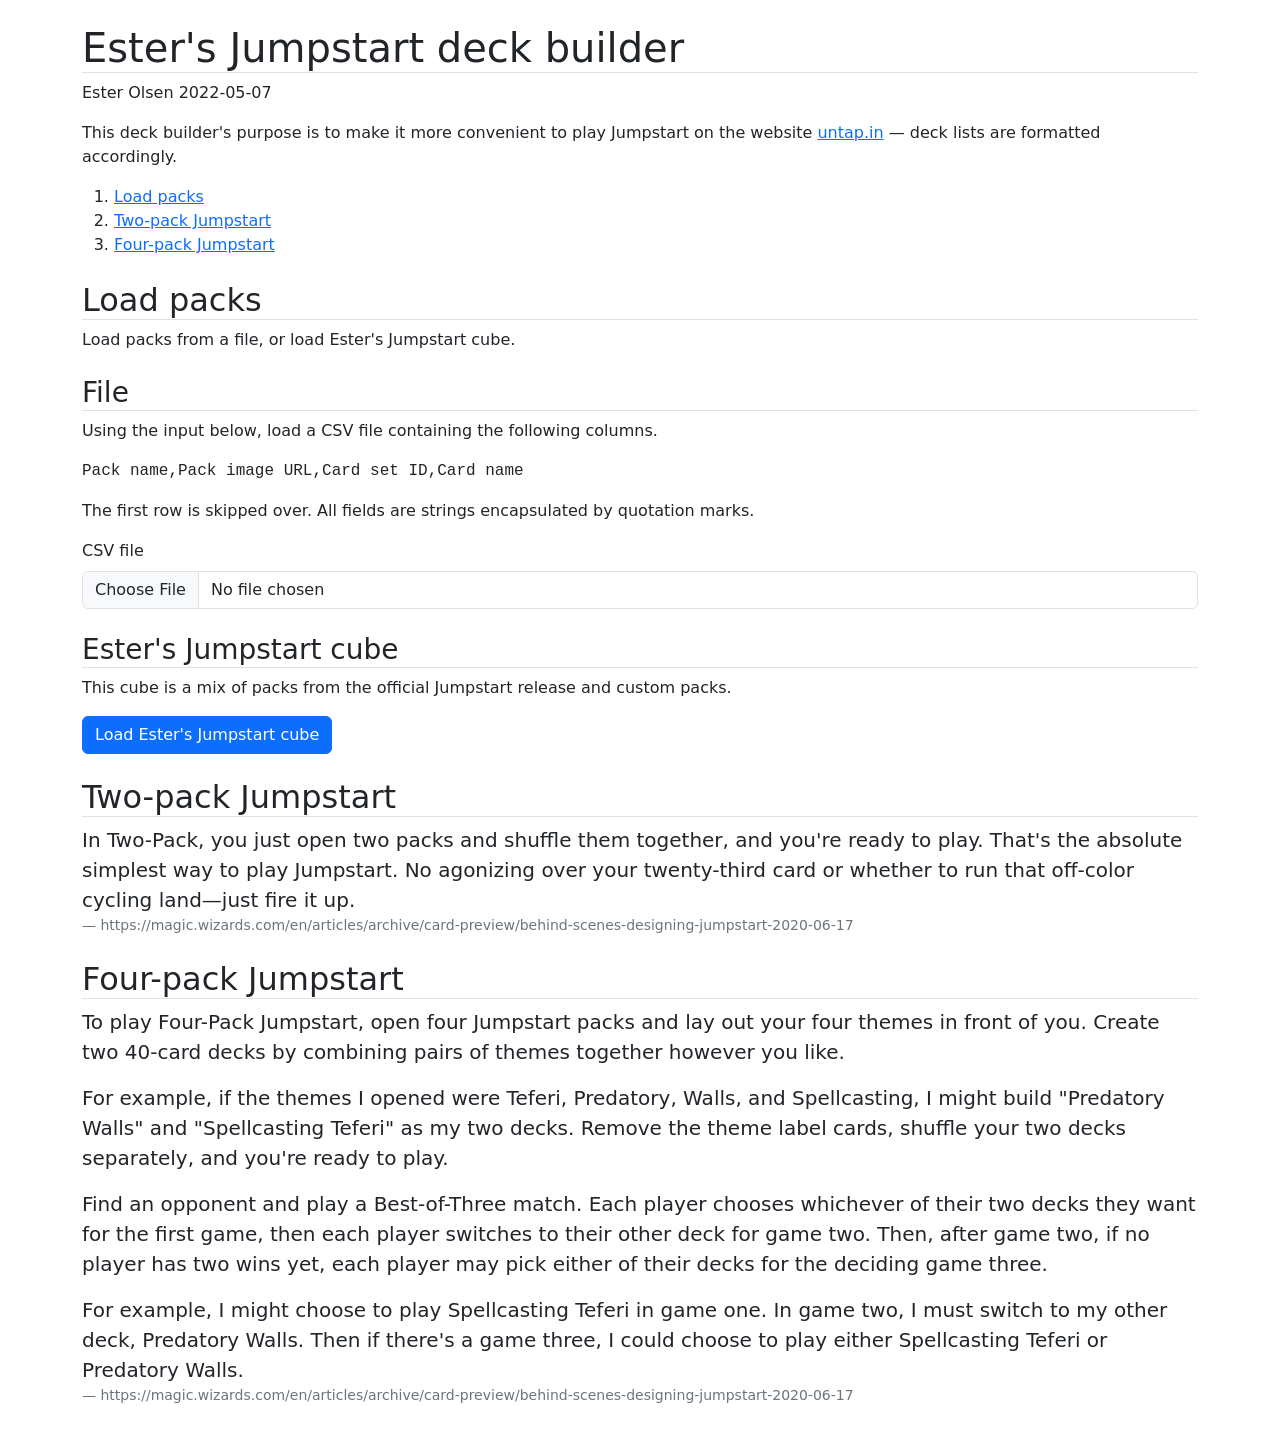
<file: index.html>
<!DOCTYPE html>
<html lang="en">
<head>
    <meta charset="UTF-8">
    <meta http-equiv="X-UA-Compatible" content="IE=edge">
    <meta name="viewport" content="width=device-width, initial-scale=1.0">
    <title>Ester's Jumpstart deck builder</title>
    <link href="https://cdn.jsdelivr.net/npm/bootstrap@5.1.3/dist/css/bootstrap.min.css" rel="stylesheet" integrity="sha384-1BmE4kWBq78iYhFldvKuhfTAU6auU8tT94WrHftjDbrCEXSU1oBoqyl2QvZ6jIW3" crossorigin="anonymous">
</head>
<body class="container pb-4">
    <h1 class="border-bottom mt-4">Ester's Jumpstart deck builder</h1>
    <p>Ester Olsen 2022-05-07</p>
    <p>This deck builder's purpose is to make it more convenient to play Jumpstart on the website <a href="https://untap.in/">untap.in</a> — deck lists are formatted accordingly.</p>
    <ol>
        <li><a href="#load-packs">Load packs</a></li>
        <li><a href="#two-pack">Two-pack Jumpstart</a></li>
        <li><a href="#four-pack">Four-pack Jumpstart</a></li>
    </ol>
    <h2 id="load-packs" class="border-bottom mt-4">Load packs</h2>
    <p>Load packs from a file, or load Ester's Jumpstart cube.</p>
    <div id="load-file">
        <h3 class="border-bottom mt-4">File</h3>
        <p>Using the input below, load a CSV file containing the following columns.</p>
        <p class="font-monospace">Pack name,Pack image URL,Card set ID,Card name</p>
        <p>The first row is skipped over. All fields are strings encapsulated by quotation marks.</p>
        <div>
            <label for="file-input" class="form-label">CSV file</label>
            <input type="file" id="file-input" class="form-control mb-3" />
        </div>
    </div>
    <div id="load-esters-cube">
        <h3 class="border-bottom mt-4">Ester's Jumpstart cube</h3>
        <p>This cube is a mix of packs from the official Jumpstart release and custom packs.</p>
        <p><button type="button" id="esters-cube-button" class="btn btn-primary">Load Ester's Jumpstart cube</button></p>
    </div>
    <div id="two-pack">
        <h2 class="border-bottom mt-4">Two-pack Jumpstart</h2>
        <figure>
            <blockquote cite="https://magic.wizards.com/en/articles/archive/card-preview/behind-scenes-designing-jumpstart-2020-06-17" class="blockquote">
                <p>In Two-Pack, you just open two packs and shuffle them together, and you're ready to play. That's the absolute simplest way to play Jumpstart. No agonizing over your twenty-third card or whether to run that off-color cycling land—just fire it up.</p>
            </blockquote>
            <figcaption class="blockquote-footer">https://magic.wizards.com/en/articles/archive/card-preview/behind-scenes-designing-jumpstart-2020-06-17</figcaption>
        </figure>
    </div>
    <div id="four-pack">
        <h2 class="border-bottom mt-4">Four-pack Jumpstart</h2>
        <figure>
            <blockquote cite="https://magic.wizards.com/en/articles/archive/card-preview/behind-scenes-designing-jumpstart-2020-06-17" class="blockquote">
                <p>To play Four-Pack Jumpstart, open four Jumpstart packs and lay out your four themes in front of you. Create two 40-card decks by combining pairs of themes together however you like.</p>
                <p>For example, if the themes I opened were Teferi, Predatory, Walls, and Spellcasting, I might build "Predatory Walls" and "Spellcasting Teferi" as my two decks. Remove the theme label cards, shuffle your two decks separately, and you're ready to play.</p>
                <p>Find an opponent and play a Best-of-Three match. Each player chooses whichever of their two decks they want for the first game, then each player switches to their other deck for game two. Then, after game two, if no player has two wins yet, each player may pick either of their decks for the deciding game three.</p>
                <p>For example, I might choose to play Spellcasting Teferi in game one. In game two, I must switch to my other deck, Predatory Walls. Then if there's a game three, I could choose to play either Spellcasting Teferi or Predatory Walls.</p>
            </blockquote>
            <figcaption class="blockquote-footer">https://magic.wizards.com/en/articles/archive/card-preview/behind-scenes-designing-jumpstart-2020-06-17</figcaption>
        </figure>
    </div>
    <script src="https://cdn.jsdelivr.net/npm/bootstrap@5.1.3/dist/js/bootstrap.bundle.min.js" integrity="sha384-ka7Sk0Gln4gmtz2MlQnikT1wXgYsOg+OMhuP+IlRH9sENBO0LRn5q+8nbTov4+1p" crossorigin="anonymous"></script>
    <script>
        const estersCube = `Pack name,Pack image URL,Card set ID,Card name
"Dogs 1","https://static.wikia.nocookie.net/mtgsalvation_gamepedia/images/7/76/JMP_Dogs_pack_summary_card.jpg","jmp","Affa Guard Hound"
"Dogs 1","","jmp","Supply Runners"
"Dogs 1","","jmp","Cathar's Companion"
"Dogs 1","","jmp","Trusty Retriever"
"Dogs 1","","jmp","Pack Leader"
"Dogs 1","","jmp","Selfless Savior"
"Dogs 1","","jmp","Alpine Watchdog"
"Dogs 1","","jmp","Rambunctious Mutt"
"Dogs 1","","jmp","Release the Dogs"
"Dogs 1","","jmp","Secure the Scene"
"Dogs 1","","jmp","Feat of Resistance"
"Dogs 1","","jmp","Pacifism"
"Dogs 1","","jmp","Thriving Heath"
"Dogs 1","","jmp","Plains"
"Dogs 1","","jmp","Plains"
"Dogs 1","","jmp","Plains"
"Dogs 1","","jmp","Plains"
"Dogs 1","","jmp","Plains"
"Dogs 1","","jmp","Plains"
"Dogs 1","","jmp","Plains"
"Angels 1","https://static.wikia.nocookie.net/mtgsalvation_gamepedia/images/d/d2/JMP_Angels_pack_summary_card.jpg","jmp","Emancipation Angel"
"Angels 1","","jmp","Serra Angel"
"Angels 1","","jmp","Angelic Page"
"Angels 1","","jmp","Voice of the Provinces"
"Angels 1","","jmp","Baneslayer Angel"
"Angels 1","","jmp","Anointed Chorister"
"Angels 1","","jmp","Celestial Enforcer"
"Angels 1","","jmp","Angelic Edict"
"Angels 1","","jmp","Angelic Ascension"
"Angels 1","","jmp","Feat of Resistance"
"Angels 1","","jmp","Guardian Idol"
"Angels 1","","jmp","Scroll of Avacyn"
"Angels 1","","jmp","Thriving Heath"
"Angels 1","","jmp","Plains"
"Angels 1","","jmp","Plains"
"Angels 1","","jmp","Plains"
"Angels 1","","jmp","Plains"
"Angels 1","","jmp","Plains"
"Angels 1","","jmp","Plains"
"Angels 1","","jmp","Plains"
"Heavily Armored 2","https://static.wikia.nocookie.net/mtgsalvation_gamepedia/images/9/9b/JMP_Heavily_Armored_pack_summary_card.jpg","jmp","Patron of the Valiant"
"Heavily Armored 2","","jmp","Bulwark Giant"
"Heavily Armored 2","","jmp","Trusty Retriever"
"Heavily Armored 2","","jmp","Lightwalker"
"Heavily Armored 2","","jmp","Tempered Veteran"
"Heavily Armored 2","","jmp","Siege Striker"
"Heavily Armored 2","","jmp","Makeshift Battalion"
"Heavily Armored 2","","jmp","Basri's Acolyte"
"Heavily Armored 2","","jmp","Gird for Battle"
"Heavily Armored 2","","jmp","Secure the Scene"
"Heavily Armored 2","","jmp","Battlefield Promotion"
"Heavily Armored 2","","jmp","Cathars' Crusade"
"Heavily Armored 2","","jmp","Thriving Heath"
"Heavily Armored 2","","jmp","Plains"
"Heavily Armored 2","","jmp","Plains"
"Heavily Armored 2","","jmp","Plains"
"Heavily Armored 2","","jmp","Plains"
"Heavily Armored 2","","jmp","Plains"
"Heavily Armored 2","","jmp","Plains"
"Heavily Armored 2","","jmp","Plains"
"Enchanted 1","https://static.wikia.nocookie.net/mtgsalvation_gamepedia/images/5/59/JMP_Enchanted_pack_summary_card.jpg","jmp","Kor Spiritdancer"
"Enchanted 1", "", "jmp", "Blessed Spirits"
"Enchanted 1", "", "jmp", "Stone Haven Pilgrim"
"Enchanted 1", "", "jmp", "Trusty Retriever"
"Enchanted 1", "", "jmp", "Knight of the Tusk"
"Enchanted 1", "", "jmp", "Anointed Chorister"
"Enchanted 1", "", "jmp", "Face of Divinity"
"Enchanted 1", "", "jmp", "Knightly Valor"
"Enchanted 1", "", "jmp", "Forced Worship"
"Enchanted 1", "", "jmp", "Indomitable Will"
"Enchanted 1", "", "jmp", "Faith's Fetters"
"Enchanted 1", "", "jmp", "Dub"
"Enchanted 1", "", "jmp", "Thriving Heath"
"Enchanted 1", "", "jmp", "Plains"
"Enchanted 1", "", "jmp", "Plains"
"Enchanted 1", "", "jmp", "Plains"
"Enchanted 1", "", "jmp", "Plains"
"Enchanted 1", "", "jmp", "Plains"
"Enchanted 1", "", "jmp", "Plains"
"Enchanted 1", "", "jmp", "Plains"
"Spirits 1","https://static.wikia.nocookie.net/mtgsalvation_gamepedia/images/d/d5/JMP_Spirits_pack_summary_card.jpg","jmp","Battleground Geist"
"Spirits 1","","jmp","Departed Deckhand"
"Spirits 1","","jmp","Nebelgast Herald"
"Spirits 1","","jmp","Murmuring Phantasm"
"Spirits 1","","jmp","Shacklegeist"
"Spirits 1","","jmp","Roaming Ghostlight"
"Spirits 1","","jmp","Tome Anima"
"Spirits 1","","jmp","Winged Words"
"Spirits 1","","jmp","Essence Flux"
"Spirits 1","","jmp","Befuddle"
"Spirits 1","","jmp","Frost Breath"
"Spirits 1","","jmp","Capture Sphere"
"Spirits 1","","jmp","Thriving Isle"
"Spirits 1","","jmp","Island"
"Spirits 1","","jmp","Island"
"Spirits 1","","jmp","Island"
"Spirits 1","","jmp","Island"
"Spirits 1","","jmp","Island"
"Spirits 1","","jmp","Island"
"Spirits 1","","jmp","Island"
"Well-Read 1","https://static.wikia.nocookie.net/mtgsalvation_gamepedia/images/6/6d/JMP_Well-Read_pack_summary_card.jpg","jmp","Suspicious Bookcase"
"Well-Read 1","","jmp","Ormos, Archive Keeper"
"Well-Read 1","","jmp","Oneirophage"
"Well-Read 1","","jmp","Erratic Visionary"
"Well-Read 1","","jmp","Runed Servitor"
"Well-Read 1","","jmp","Tolarian Kraken"
"Well-Read 1","","jmp","Tome Anima"
"Well-Read 1","","jmp","Library Larcenist"
"Well-Read 1","","jmp","Opt"
"Well-Read 1","","jmp","Curiosity"
"Well-Read 1","","jmp","Narcolepsy"
"Well-Read 1","","jmp","Rousing Read"
"Well-Read 1","","jmp","Thriving Isle"
"Well-Read 1","","jmp","Island"
"Well-Read 1","","jmp","Island"
"Well-Read 1","","jmp","Island"
"Well-Read 1","","jmp","Island"
"Well-Read 1","","jmp","Island"
"Well-Read 1","","jmp","Island"
"Well-Read 1","","jmp","Island"
"Pirates 1","https://static.wikia.nocookie.net/mtgsalvation_gamepedia/images/9/9c/JMP_Pirates_pack_summary_card.jpg","jmp","Rishadan Airship"
"Pirates 1","","jmp","Corsair Captain"
"Pirates 1","","jmp","Departed Deckhand"
"Pirates 1","","jmp","Spectral Sailor"
"Pirates 1","","jmp","Kitesail Corsair"
"Pirates 1","","jmp","Prosperous Pirates"
"Pirates 1","","jmp","Sailor of Means"
"Pirates 1","","jmp","Chart a Course"
"Pirates 1","","jmp","Voyage's End"
"Pirates 1","","jmp","Pirate's Cutlass"
"Pirates 1","","jmp","Coastal Piracy"
"Pirates 1","","jmp","Waterknot"
"Pirates 1","","jmp","Thriving Isle"
"Pirates 1","","jmp","Island"
"Pirates 1","","jmp","Island"
"Pirates 1","","jmp","Island"
"Pirates 1","","jmp","Island"
"Pirates 1","","jmp","Island"
"Pirates 1","","jmp","Island"
"Pirates 1","","jmp","Island"
"Vampires 1","https://static.wikia.nocookie.net/mtgsalvation_gamepedia/images/a/a5/JMP_Vampires_pack_summary_card.jpg","jmp","Blood Artist"
"Vampires 1","","jmp","Bloodbond Vampire"
"Vampires 1","","jmp","Gifted Aetherborn"
"Vampires 1","","jmp","Kalastria Nightwatch"
"Vampires 1","","jmp","Nocturnal Feeder"
"Vampires 1","","jmp","Vito, Thorn of the Dusk Rose"
"Vampires 1","","jmp","Silversmote Ghoul"
"Vampires 1","","jmp","Gloom Sower"
"Vampires 1","","jmp","Agonizing Syphon"
"Vampires 1","","jmp","Sanguine Indulgence"
"Vampires 1","","jmp","Last Gasp"
"Vampires 1","","jmp","Eternal Thirst"
"Vampires 1","","jmp","Thriving Moor"
"Vampires 1","","jmp","Swamp"
"Vampires 1","","jmp","Swamp"
"Vampires 1","","jmp","Swamp"
"Vampires 1","","jmp","Swamp"
"Vampires 1","","jmp","Swamp"
"Vampires 1","","jmp","Swamp"
"Vampires 1","","jmp","Swamp"
"Reanimated 1","https://static.wikia.nocookie.net/mtgsalvation_gamepedia/images/a/ab/JMP_Reanimated_pack_summary_card.jpg","jmp","Mire Triton"
"Reanimated 1","","jmp","Cadaver Imp"
"Reanimated 1","","jmp","Crow of Dark Tidings"
"Reanimated 1","","jmp","Miasmic Mummy"
"Reanimated 1","","jmp","Tithebearer Giant"
"Reanimated 1","","jmp","Archfiend's Vessel"
"Reanimated 1","","jmp","Goremand"
"Reanimated 1","","jmp","Crypt Lurker"
"Reanimated 1","","jmp","Reanimate"
"Reanimated 1","","jmp","Funeral Rites"
"Reanimated 1","","jmp","Rise Again"
"Reanimated 1","","jmp","Eliminate"
"Reanimated 1","","jmp","Thriving Moor"
"Reanimated 1","","jmp","Swamp"
"Reanimated 1","","jmp","Swamp"
"Reanimated 1","","jmp","Swamp"
"Reanimated 1","","jmp","Swamp"
"Reanimated 1","","jmp","Swamp"
"Reanimated 1","","jmp","Swamp"
"Reanimated 1","","jmp","Swamp"
"Witchcraft 2","https://static.wikia.nocookie.net/mtgsalvation_gamepedia/images/1/13/JMP_Witchcraft_pack_summary_card.jpg","jmp","Tempting Witch"
"Witchcraft 2","","jmp","Bogbrew Witch"
"Witchcraft 2","","jmp","Witch of the Moors"
"Witchcraft 2","","jmp","Swarm of Bloodflies"
"Witchcraft 2","","jmp","Black Cat"
"Witchcraft 2","","jmp","Bloodhunter Bat"
"Witchcraft 2","","jmp","Festering Newt"
"Witchcraft 2","","jmp","Festering Newt"
"Witchcraft 2","","jmp","Blood Divination"
"Witchcraft 2","","jmp","Bake into a Pie"
"Witchcraft 2","","jmp","Last Gasp"
"Witchcraft 2","","jmp","Bubbling Cauldron"
"Witchcraft 2","","jmp","Thriving Moor"
"Witchcraft 2","","jmp","Swamp"
"Witchcraft 2","","jmp","Swamp"
"Witchcraft 2","","jmp","Swamp"
"Witchcraft 2","","jmp","Swamp"
"Witchcraft 2","","jmp","Swamp"
"Witchcraft 2","","jmp","Swamp"
"Witchcraft 2","","jmp","Swamp"
"Ester's Gorgons","ester's-gorgons-theme.png","jou","Pharika's Chosen"
"Ester's Gorgons","","khm","Elderfang Disciple"
"Ester's Gorgons","","thb","Pharika's Spawn"
"Ester's Gorgons","","thb","Venomous Hierophant"
"Ester's Gorgons","","cn2","Keepsake Gorgon"
"Ester's Gorgons","","m13","Xathrid Gorgon"
"Ester's Gorgons","","gtc","Killing Glare"
"Ester's Gorgons","","vow","Hero's Downfall"
"Ester's Gorgons","","ddm","Night's Whisper"
"Ester's Gorgons","","jou","Aspect of Gorgon"
"Ester's Gorgons","","grn","Pitiless Gorgon"
"Ester's Gorgons","","war","Vraska, Swarm's Eminence"
"Ester's Gorgons","","jmp","Thriving Moor"
"Ester's Gorgons","","jmp","Swamp"
"Ester's Gorgons","","jmp","Swamp"
"Ester's Gorgons","","jmp","Swamp"
"Ester's Gorgons","","jmp","Swamp"
"Ester's Gorgons","","jmp","Swamp"
"Ester's Gorgons","","jmp","Swamp"
"Ester's Gorgons","","jmp","Swamp"
"Dragons 1","https://static.wikia.nocookie.net/mtgsalvation_gamepedia/images/5/50/JMP_Dragons_pack_summary_card.jpg","jmp","Dragonloft Idol"
"Dragons 1","","jmp","Rapacious Dragon"
"Dragons 1","","jmp","Dragonspeaker Shaman"
"Dragons 1","","jmp","Dragon Hatchling"
"Dragons 1","","jmp","Lightning Shrieker"
"Dragons 1","","jmp","Terror of the Peaks"
"Dragons 1","","jmp","Hellkite Punisher"
"Dragons 1","","jmp","Bathe in Dragonfire"
"Dragons 1","","jmp","Dragon Fodder"
"Dragons 1","","jmp","Draconic Roar"
"Dragons 1","","jmp","Thrill of Possibility"
"Dragons 1","","jmp","Thriving Bluff"
"Dragons 1","","jmp","Mountain"
"Dragons 1","","jmp","Mountain"
"Dragons 1","","jmp","Mountain"
"Dragons 1","","jmp","Mountain"
"Dragons 1","","jmp","Mountain"
"Dragons 1","","jmp","Mountain"
"Dragons 1","","jmp","Mountain"
"Dragons 1","","jmp","Mountain"
"Lightning 2","https://static.wikia.nocookie.net/mtgsalvation_gamepedia/images/b/b2/JMP_Lightning_pack_summary_card.jpg","jmp","Ball Lightning"
"Lightning 2","","jmp","Lightning Phoenix"
"Lightning 2","","jmp","Living Lightning"
"Lightning 2","","jmp","Weaver of Lightning"
"Lightning 2","","jmp","Lightning Visionary"
"Lightning 2","","jmp","Lightning Visionary"
"Lightning 2","","jmp","Lightning Elemental"
"Lightning 2","","jmp","Lightning-Core Excavator"
"Lightning 2","","jmp","Chain Lightning"
"Lightning 2","","jmp","Lightning Axe"
"Lightning 2","","jmp","Riddle of Lightning"
"Lightning 2","","jmp","Lightning Diadem"
"Lightning 2","","jmp","Thriving Bluff"
"Lightning 2","","jmp","Mountain"
"Lightning 2","","jmp","Mountain"
"Lightning 2","","jmp","Mountain"
"Lightning 2","","jmp","Mountain"
"Lightning 2","","jmp","Mountain"
"Lightning 2","","jmp","Mountain"
"Lightning 2","","jmp","Mountain"
"Smashing 1","https://static.wikia.nocookie.net/mtgsalvation_gamepedia/images/7/7a/JMP_Smashing_pack_summary_card.jpg","jmp","Bloodrage Brawler"
"Smashing 1","","jmp","Flametongue Kavu"
"Smashing 1","","jmp","Borderland Marauder"
"Smashing 1","","jmp","Heartfire Immolator"
"Smashing 1","","jmp","Onakke Ogre"
"Smashing 1","","jmp","Turret Ogre"
"Smashing 1","","jmp","Bone Pit Brute"
"Smashing 1","","jmp","Volcanic Salvo"
"Smashing 1","","jmp","Fling"
"Smashing 1","","jmp","Unleash Fury"
"Smashing 1","","jmp","Shock"
"Smashing 1","","jmp","Furious Rise"
"Smashing 1","","jmp","Thriving Bluff"
"Smashing 1","","jmp","Mountain"
"Smashing 1","","jmp","Mountain"
"Smashing 1","","jmp","Mountain"
"Smashing 1","","jmp","Mountain"
"Smashing 1","","jmp","Mountain"
"Smashing 1","","jmp","Mountain"
"Smashing 1","","jmp","Mountain"
"Chandra","https://static.wikia.nocookie.net/mtgsalvation_gamepedia/images/b/b6/JMP_Chandra_pack_summary_card.jpg","jmp","Chandra, Heart of Fire"
"Chandra","","jmp","Pyroclastic Elemental"
"Chandra","","jmp","Young Pyromancer"
"Chandra","","jmp","Fanatical Firebrand"
"Chandra","","jmp","Chandra's Incinerator"
"Chandra","","jmp","Chandra's Pyreling"
"Chandra","","jmp","Chandra's Magmutt"
"Chandra","","jmp","Chandra's Magmutt"
"Chandra","","jmp","Flames of the Firebrand"
"Chandra","","jmp","Pillar of Flame"
"Chandra","","jmp","Hungry Flames"
"Chandra","","jmp","Thrill of Possibility"
"Chandra","","jmp","Thriving Bluff"
"Chandra","","jmp","Mountain"
"Chandra","","jmp","Mountain"
"Chandra","","jmp","Mountain"
"Chandra","","jmp","Mountain"
"Chandra","","jmp","Mountain"
"Chandra","","jmp","Mountain"
"Chandra","","jmp","Mountain"
"Cats 1","https://static.wikia.nocookie.net/mtgsalvation_gamepedia/images/a/a9/JMP_Cats_pack_summary_card.jpg","jmp","Keeper of Fables"
"Cats 1","","jmp","Initiate's Companion"
"Cats 1","","jmp","Pouncing Cheetah"
"Cats 1","","jmp","Feral Prowler"
"Cats 1","","jmp","Feline Sovereign"
"Cats 1","","jmp","Canopy Stalker"
"Cats 1","","jmp","Sabertooth Mauler"
"Cats 1","","jmp","Pridemalkin"
"Cats 1","","jmp","Enlarge"
"Cats 1","","jmp","Nature's Way"
"Cats 1","","jmp","Crushing Canopy"
"Cats 1","","jmp","Feral Invocation"
"Cats 1","","jmp","Thriving Grove"
"Cats 1","","jmp","Forest"
"Cats 1","","jmp","Forest"
"Cats 1","","jmp","Forest"
"Cats 1","","jmp","Forest"
"Cats 1","","jmp","Forest"
"Cats 1","","jmp","Forest"
"Cats 1","","jmp","Forest"
"Plus One 1","https://static.wikia.nocookie.net/mtgsalvation_gamepedia/images/a/a9/JMP_Plus_One_pack_summary_card.jpg","jmp","Armorcraft Judge"
"Plus One 1","","jmp","Nessian Hornbeetle"
"Plus One 1","","jmp","Ironshell Beetle"
"Plus One 1","","jmp","Fertilid"
"Plus One 1","","jmp","Wildwood Scourge"
"Plus One 1","","jmp","Trufflesnout"
"Plus One 1","","jmp","Pridemalkin"
"Plus One 1","","jmp","Hunter's Edge"
"Plus One 1","","jmp","Arbor Armament"
"Plus One 1","","jmp","Invigorating Surge"
"Plus One 1","","jmp","Primeval Bounty"
"Plus One 1","","jmp","Thriving Grove"
"Plus One 1","","jmp","Forest"
"Plus One 1","","jmp","Forest"
"Plus One 1","","jmp","Forest"
"Plus One 1","","jmp","Forest"
"Plus One 1","","jmp","Forest"
"Plus One 1","","jmp","Forest"
"Plus One 1","","jmp","Forest"
"Plus One 1","","jmp","Forest"
"Predatory 1","https://static.wikia.nocookie.net/mtgsalvation_gamepedia/images/2/21/JMP_Predatory_pack_summary_card.jpg","jmp","Somberwald Stag"
"Predatory 1","","jmp","Sylvan Brushstrider"
"Predatory 1","","jmp","Neyith of the Dire Hunt"
"Predatory 1","","jmp","Brindle Shoat"
"Predatory 1","","jmp","Dawntreader Elk"
"Predatory 1","","jmp","Trufflesnout"
"Predatory 1","","jmp","Sabertooth Mauler"
"Predatory 1","","jmp","Irresistible Prey"
"Predatory 1","","jmp","Time to Feed"
"Predatory 1","","jmp","Crushing Canopy"
"Predatory 1","","jmp","Fungal Rebirth"
"Predatory 1","","jmp","Marauder's Axe"
"Predatory 1","","jmp","Thriving Grove"
"Predatory 1","","jmp","Forest"
"Predatory 1","","jmp","Forest"
"Predatory 1","","jmp","Forest"
"Predatory 1","","jmp","Forest"
"Predatory 1","","jmp","Forest"
"Predatory 1","","jmp","Forest"
"Predatory 1","","jmp","Forest"
"Ester's Bears","ester's-bears-theme.png","mh1","Ayula, Queen Among Bears"
"Ester's Bears","","mb1","Bear Cub"
"Ester's Bears","","mh1","Mother Bear"
"Ester's Bears","","ktk","Alpine Grizzly"
"Ester's Bears","","dka","Ulvenwald Bear"
"Ester's Bears","","war","Vivien's Grizzly"
"Ester's Bears","","stx","Professor of Zoomancy"
"Ester's Bears","","afr","Owlbear"
"Ester's Bears","","ktk","Awaken the Bear"
"Ester's Bears","","khm","Broken Wings"
"Ester's Bears","","mh1","Savage Swipe"
"Ester's Bears","","mh1","Ayula's Influence"
"Ester's Bears","","jmp","Thriving Grove"
"Ester's Bears","","jmp","Forest"
"Ester's Bears","","jmp","Forest"
"Ester's Bears","","jmp","Forest"
"Ester's Bears","","jmp","Forest"
"Ester's Bears","","jmp","Forest"
"Ester's Bears","","jmp","Forest"
"Ester's Bears","","jmp","Forest"
"Rainbow","https://static.wikia.nocookie.net/mtgsalvation_gamepedia/images/0/03/JMP_Rainbow_pack_summary_card.jpg","jmp","Maelstrom Archangel"
"Rainbow","","jmp","Chamber Sentry"
"Rainbow","","jmp","Dinrova Horror"
"Rainbow","","jmp","Fusion Elemental"
"Rainbow","","jmp","Raging Regisaur"
"Rainbow","","jmp","Ironroot Warlord"
"Rainbow","","jmp","Alloy Myr"
"Rainbow","","jmp","Skittering Surveyor"
"Rainbow","","jmp","Prismite"
"Rainbow","","jmp","Auger Spree"
"Rainbow","","jmp","Prophetic Prism"
"Rainbow","","jmp","Lawmage's Binding"
"Rainbow","","jmp","Mirrodin's Core"
"Rainbow","","jmp","Rupture Spire"
"Rainbow","","jmp","Forest"
"Rainbow","","jmp","Island"
"Rainbow","","jmp","Mountain"
"Rainbow","","jmp","Plains"
"Rainbow","","jmp","Swamp"
"Rainbow","","jmp","Terramorphic Expanse"`;

        let packs;

        document.getElementById('file-input').addEventListener('change', function() {
            let fileReader = new FileReader();
            fileReader.onload = function() {
                let packs = load(fileReader.result);
                document.getElementById('load-file').insertAdjacentHTML('beforeend', `<p class="text-success">Loaded ${packs.length} packs.</p>`);
            }
            fileReader.readAsText(this.files[0]);
        });

        document.getElementById('esters-cube-button').addEventListener('click', function() {
            let packs = load(estersCube);
            document.getElementById('load-esters-cube').insertAdjacentHTML('beforeend', `<p class="text-success">Loaded ${packs.length} packs.</p>`);
        });

        function load(csv) {
            // Parse CSV
            let rows = csv.split('\n').slice(1).map(row => {
                let columns = row.split(',');
                columns = columns.slice(0, 3).concat(columns.slice(3).join(','));
                columns = columns.map(column => column.substring(1, column.length - 1));
                return columns;
            });
            packs = rows.filter((value, index, array) => {
                return array.indexOf(array.find(row => row[0] == value[0])) == index;
            }).map(row => {
                return {name: row[0], imageURL: row[1]}
            }).map(key => {
                let cards = rows.filter(row => row[0] == key.name).map(row => new Card(row[3], row[2]));
                return new Pack(key.name, key.imageURL, cards);
            });
            console.log(packs);

            // Disable loading
            document.getElementById('file-input').setAttribute('disabled', 'true');
            document.getElementById('esters-cube-button').setAttribute('disabled', true);

            // Open two-pack Jumpstart
            if (packs.length >= 2) {
                shuffle(packs);
                document.getElementById('two-pack').insertAdjacentHTML('beforeend', `<p><img src="${packs[0].imageURL}" alt="${packs[0].name}" style="width: 10em;" /> <img src="${packs[1].imageURL}" alt="${packs[1].name}" style="width: 10em;" /></p>`);
                document.getElementById('two-pack').insertAdjacentHTML('beforeend', `<label for="two-pack-textarea" class="form-label">Deck list</label>`);
                document.getElementById('two-pack').insertAdjacentHTML('beforeend', `<textarea rows="10" readonly id="two-pack-textarea" class="form-control">${getDeckList(packs[0].cards)}\n${getDeckList(packs[1].cards)}</textarea>`);
            }

            // Open four-pack Jumpstart
            if (packs.length >= 4) {
                shuffle(packs);
                for (let i = 0; i < 4; i++) {
                    document.getElementById('four-pack').insertAdjacentHTML('beforeend', `<hr class="mt-4" />`);
                    document.getElementById('four-pack').insertAdjacentHTML('beforeend', `<p><img src="${packs[i].imageURL}" alt="${packs[i].name}" style="width: 10em;" /></p>`);
                    document.getElementById('four-pack').insertAdjacentHTML('beforeend', `<label for="four-pack-${i}" class="form-label">Deck list</label>`);
                    document.getElementById('four-pack').insertAdjacentHTML('beforeend', `<textarea rows="5" readonly id="four-pack-${i}" class="form-control mb-3">${getDeckList(packs[i].cards)}</textarea>`);
                }
            }

            return packs;

            function shuffle(packs) {
                for (let i = packs.length -1; i > 0; i--) {
                    let j = Math.floor(Math.random() * i);
                    let k = packs[i];
                    packs[i] = packs[j];
                    packs[j] = k;
                }
            }

            function getDeckList(cards) {
                let quantities = {};

                // Count the quantity of each card name
                cards.forEach(card => {
                    if (quantities[card.name]) {
                        quantities[card.name]++;
                    }
                    else {
                        quantities[card.name] = 1;
                    }
                });

                // Filter out duplicate cards from the pack
                cards = cards.filter((value, index, array) => {
                    return array.indexOf(array.find(card => card.name == value.name)) == index;
                });

                // Return a string
                return cards.map(card => `${quantities[card.name]} ${card.name} (${card.setID})`).join('\n');
            }
        }

        function Pack(name, imageURL, cards) {
            this.name = name;
            this.imageURL = imageURL;
            this.cards = cards;
        }

        function Card(name, setID) {
            this.name = name;
            this.setID = setID;
        }
    </script>
</body>
</html>
<!--
    U Ester's eldritch mill

    (B Rogues)
-->
</file>
